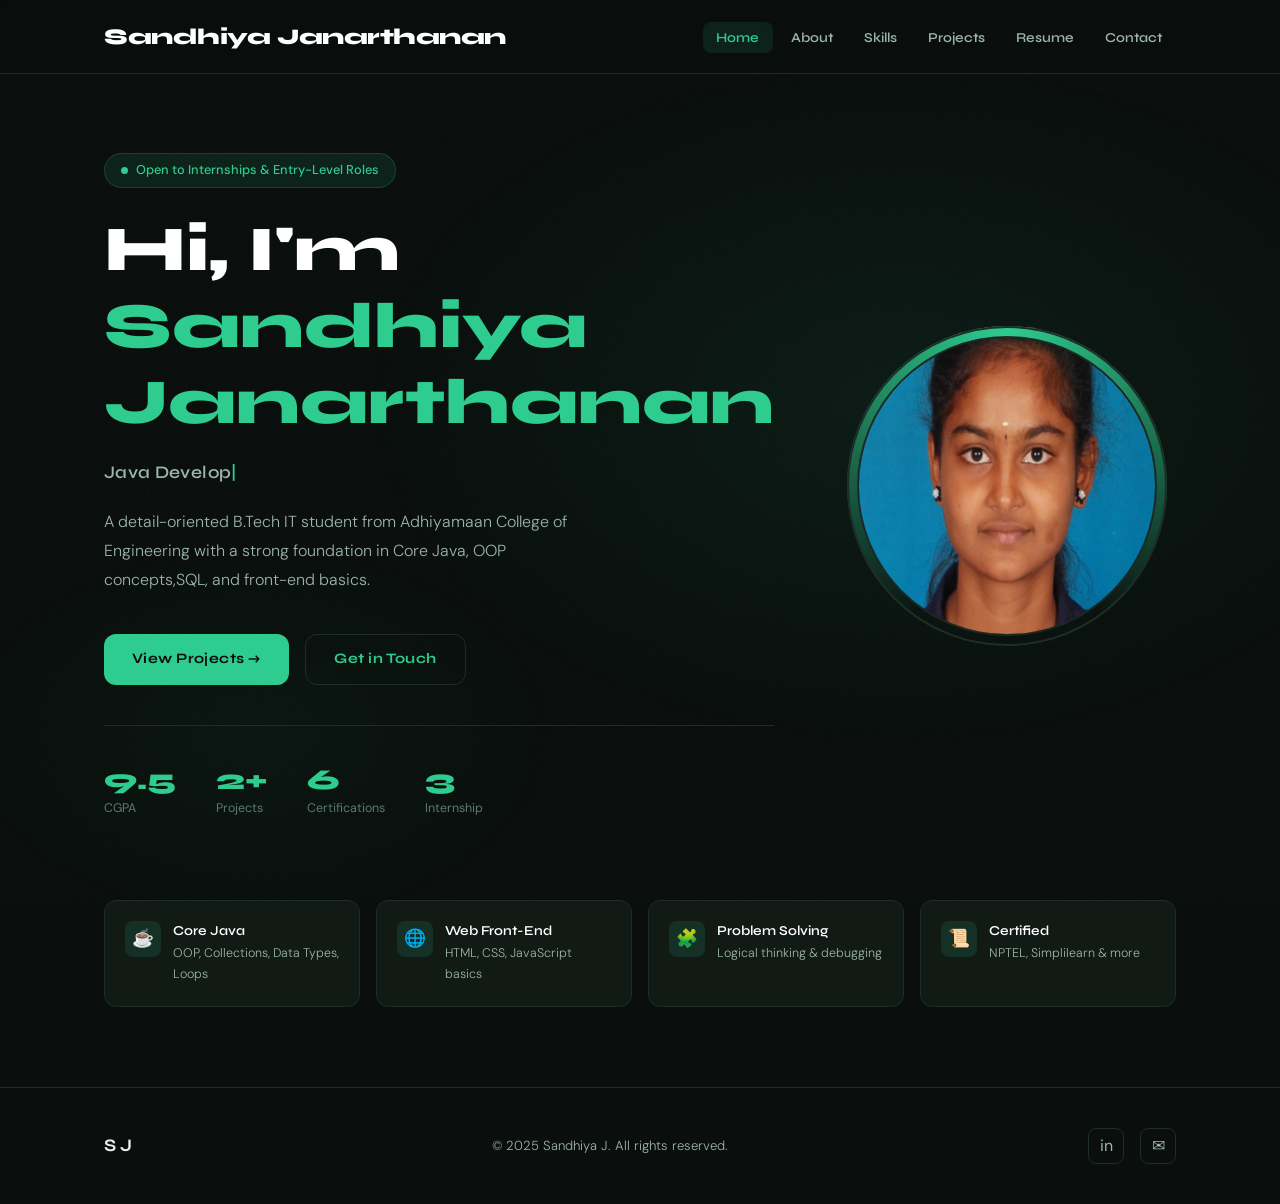
<file: index.html>
<!DOCTYPE html>
<html lang="en">
<head>
  <meta charset="UTF-8" />
  <meta name="viewport" content="width=device-width, initial-scale=1.0" />
  <title>Sandhiya J — Aspiring Java Developer</title>
  <link rel="stylesheet" href="style.css" />
</head>
<body>
  <nav id="navbar">
    <div class="container nav-inner">
      <a href="index.html" class="nav-logo">Sandhiya Janarthanan</a>
      <ul class="nav-links"> 
        <li><a href="index.html">Home</a></li>
        <li><a href="about.html">About</a></li>
        <li><a href="skills.html">Skills</a></li>
        <li><a href="projects.html">Projects</a></li>
        <li><a href="resume.html">Resume</a></li>
        <li><a href="contact.html">Contact</a></li>
      </ul>
      
      <button class="nav-toggle"><span></span><span></span><span></span></button>
    </div>
  </nav>
<div class="cursor" id="cursor"></div>
  <main>
    <section class="hero section">
      <div class="hero-bg"></div>
      <div class="container">
        <div class="hero-grid">
          <div class="hero-text">
            <div class="hero-tag fade-up">
              <span class="dot"></span> Open to Internships &amp; Entry-Level Roles
            </div>
            <h1 class="hero-name fade-up">
              Hi, I'm<br><span class="line2">Sandhiya Janarthanan</span>
            </h1>
            <p class="hero-subtitle fade-up">
              <span id="typed"></span><span style="color:var(--accent)">|</span>
            </p>
            <p class="hero-desc fade-up">
              A detail-oriented B.Tech IT student from Adhiyamaan College of Engineering
              with a strong foundation in Core Java, OOP concepts,SQL, and front-end basics.
            </p>
            <div class="hero-cta fade-up">
              <a href="projects.html" class="btn btn-primary">View Projects →</a>
              <a href="contact.html" class="btn btn-outline">Get in Touch</a>
            </div>
            <div class="hero-stats fade-up">
              <div class="stat-item"><div class="num">9.5</div><div class="label">CGPA</div></div>
              <div class="stat-item"><div class="num">2+</div><div class="label">Projects</div></div>
              <div class="stat-item"><div class="num">6</div><div class="label">Certifications</div></div>
              <div class="stat-item"><div class="num">3</div><div class="label">Internship</div></div>
            </div>
          </div>
          <div class="hero-visual fade-up">
            <div class="avatar-ring">
              <div class="avatar-inner">
                <div class="avatar-inner">
                <img src="profile.jpeg" alt="Sandhiya" class="avatar-img">
                </div>
              </div>
            </div>
          </div>
        </div>
      </div>
    </section>

    <section class="section" style="padding-top:0">
      <div class="container">
        <div style="display:grid;grid-template-columns:repeat(auto-fit,minmax(220px,1fr));gap:1rem">
          <div class="cert-card fade-up"><div class="cert-icon">☕</div><div><h4>Core Java</h4><p>OOP, Collections, Data Types, Loops</p></div></div>
          <div class="cert-card fade-up"><div class="cert-icon">🌐</div><div><h4>Web Front-End</h4><p>HTML, CSS, JavaScript basics</p></div></div>
          <div class="cert-card fade-up"><div class="cert-icon">🧩</div><div><h4>Problem Solving</h4><p>Logical thinking &amp; debugging</p></div></div>
          <div class="cert-card fade-up"><div class="cert-icon">📜</div><div><h4>Certified</h4><p>NPTEL, Simplilearn &amp; more</p></div></div>
        </div>
      </div>
    </section>
  </main>

  <footer>
    <div class="container footer-inner">
      <div class="footer-brand">S<span> </span>J</div>
      <p>© 2025 Sandhiya J. All rights reserved.</p>
      <div class="footer-links">
        <a href="https://linkedin.com" target="_blank">in</a>
        <a href="mailto:santhiyaj439@gmail.com">✉</a>
      </div>
    </div>
  </footer>
  <script src="script.js"></script>
</body>
</html>
</file>
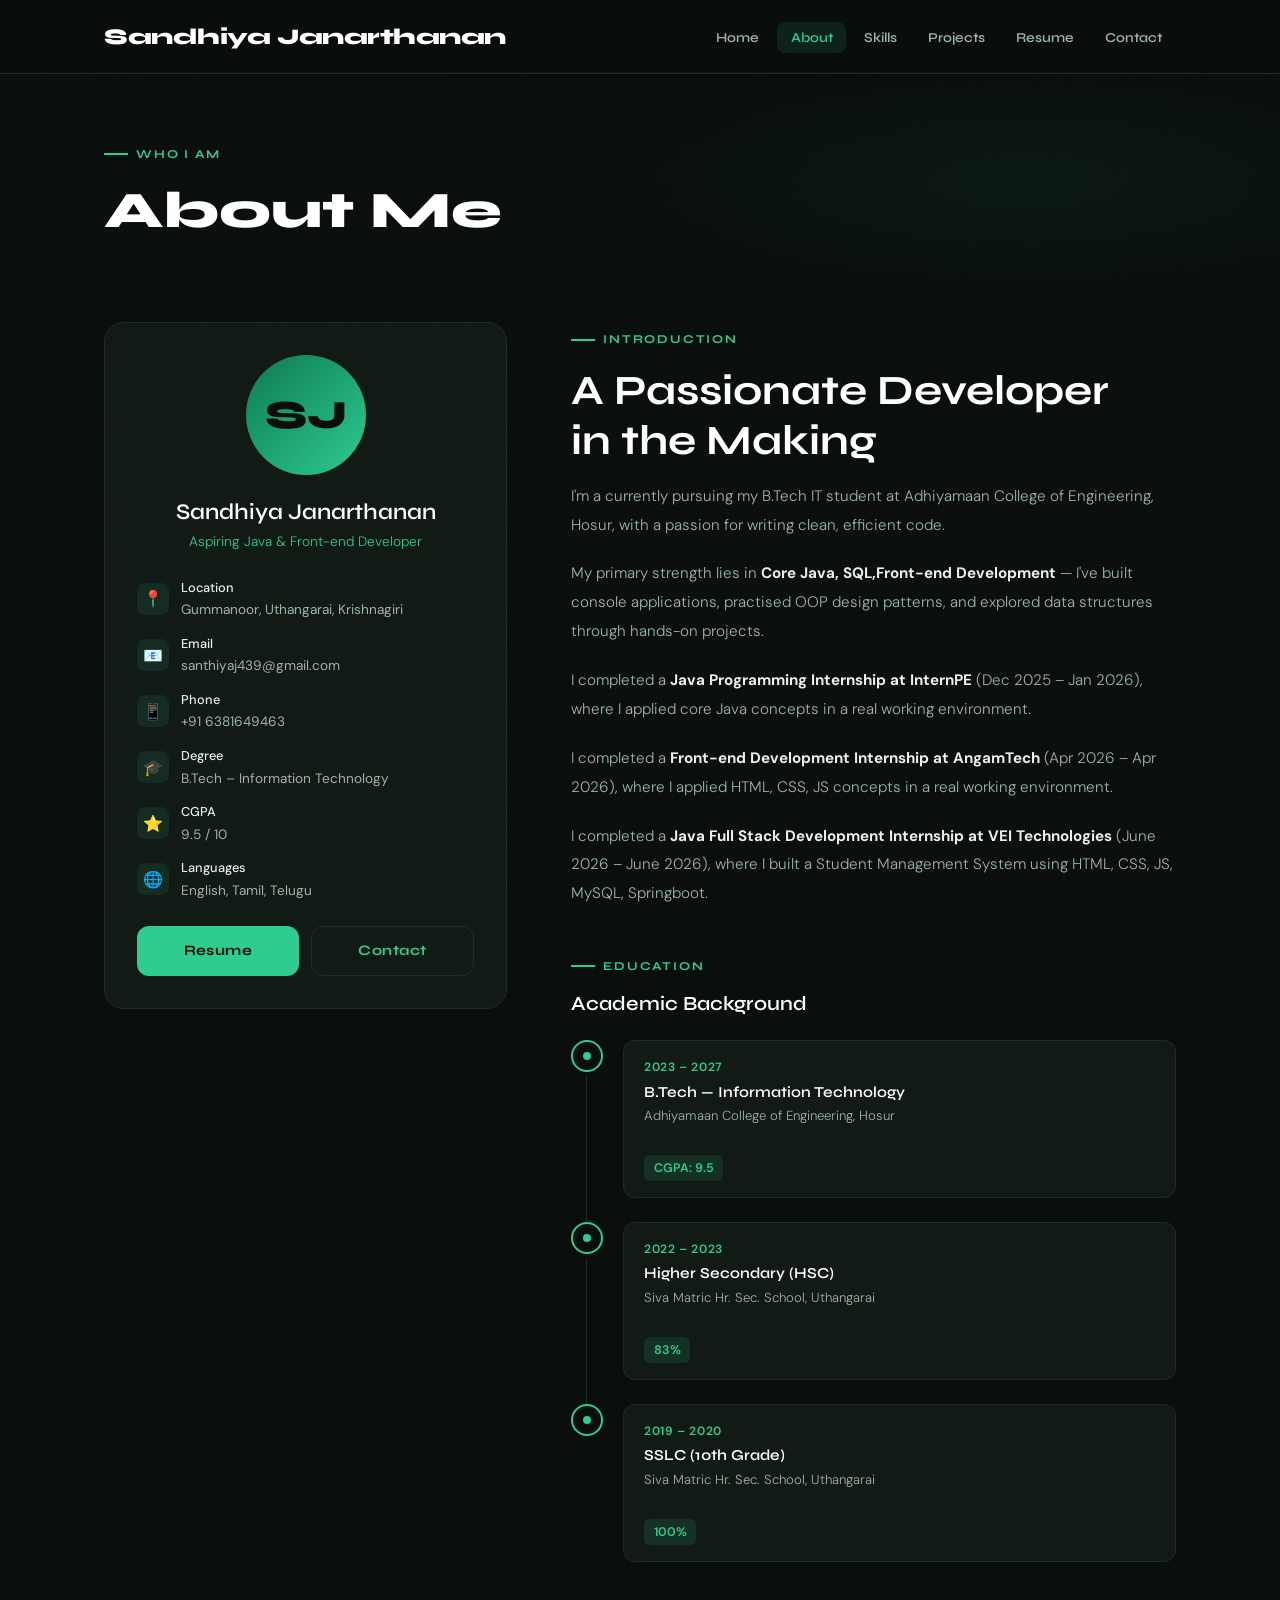
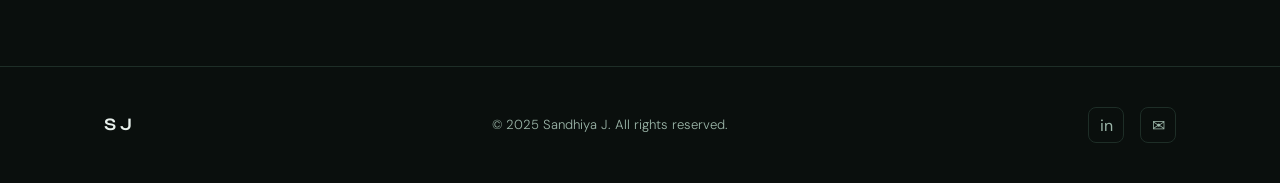
<file: about.html>
<!DOCTYPE html>
<html lang="en">
<head>
  <meta charset="UTF-8" />
  <meta name="viewport" content="width=device-width, initial-scale=1.0" />
  <title>About — Sandhiya J</title>
  <link rel="stylesheet" href="style.css" />
</head>
<body>
  <nav id="navbar">
    <div class="container nav-inner">
      <a href="index.html" class="nav-logo">Sandhiya Janarthanan</a>
      <ul class="nav-links">
        <li><a href="index.html">Home</a></li>
        <li><a href="about.html">About</a></li>
        <li><a href="skills.html">Skills</a></li>
        <li><a href="projects.html">Projects</a></li>
        <li><a href="resume.html">Resume</a></li>
        <li><a href="contact.html">Contact</a></li>
      </ul>
      
      <button class="nav-toggle"><span></span><span></span><span></span></button>
    </div>
  </nav>

  <main>
    <div class="page-hero">
      <div class="page-hero-bg"></div>
      <div class="container">
        <span class="section-label">Who I Am</span>
        <h1 style="font-size:clamp(2rem,5vw,3.2rem)">About Me</h1>
      </div>
    </div>

    <section class="section" style="padding-top:2rem">
      <div class="container">
        <div class="about-grid">

          <!-- Sidebar Card -->
          <div class="about-card fade-up">
            <div class="about-avatar">SJ</div>
            <div class="about-name-card">
              <h3>Sandhiya Janarthanan</h3>
              <p>Aspiring Java &amp; Front-end Developer</p>
            </div>
            <div class="about-meta">
              <div class="meta-item"><div class="meta-icon">📍</div><div><strong>Location</strong><span>Gummanoor, Uthangarai, Krishnagiri</span></div></div>
              <div class="meta-item"><div class="meta-icon">📧</div><div><strong>Email</strong><span>santhiyaj439@gmail.com</span></div></div>
              <div class="meta-item"><div class="meta-icon">📱</div><div><strong>Phone</strong><span>+91 6381649463</span></div></div>
              <div class="meta-item"><div class="meta-icon">🎓</div><div><strong>Degree</strong><span>B.Tech – Information Technology</span></div></div>
              <div class="meta-item"><div class="meta-icon">⭐</div><div><strong>CGPA</strong><span>9.5 / 10</span></div></div>
              <div class="meta-item"><div class="meta-icon">🌐</div><div><strong>Languages</strong><span>English, Tamil, Telugu</span></div></div>
            </div>
            <div style="margin-top:1.5rem;display:flex;gap:.75rem;flex-wrap:wrap">
              <a href="resume.html" class="btn btn-primary" style="flex:1;justify-content:center">Resume</a>
              <a href="contact.html" class="btn btn-outline" style="flex:1;justify-content:center">Contact</a>
            </div>
          </div>

          <!-- Main Content -->
          <div class="about-content fade-up">
            <span class="section-label">Introduction</span>
            <h2>A Passionate Developer<br>in the Making</h2>
            <p>I'm a currently pursuing my B.Tech IT student at Adhiyamaan College of Engineering, Hosur, with a passion for writing clean, efficient code.</p>
            <p>My primary strength lies in <strong style="color:var(--text)">Core Java, SQL,Front-end Development</strong> — I've built console applications, practised OOP design patterns, and explored data structures through hands-on projects.</p>
            <p>I completed a <strong style="color:var(--text)">Java Programming Internship at InternPE</strong> (Dec 2025 – Jan 2026), where I applied core Java concepts in a real working environment.</p>
            <p>I completed a <strong style="color:var(--text)">Front-end Development Internship at AngamTech</strong> (Apr 2026 – Apr 2026), where I applied HTML, CSS, JS concepts in a real working environment.</p>
            <p>I completed a <strong style="color:var(--text)">Java Full Stack Development Internship at VEI Technologies</strong> (June 2026 – June 2026), where I built a Student Management System using HTML, CSS, JS, MySQL, Springboot.</p>

            <!-- Education Timeline -->
            <div class="edu-timeline">
              <span class="section-label">Education</span>
              <h3 style="margin-bottom:1.5rem">Academic Background</h3>

              <div class="timeline-item fade-up">
                <div class="timeline-dot"></div>
                <div class="timeline-body">
                  <div class="timeline-year">2023 – 2027</div>
                  <h4>B.Tech — Information Technology</h4>
                  <p>Adhiyamaan College of Engineering, Hosur</p>
                  <span class="badge-grade">CGPA: 9.5</span>
                </div>
              </div>

              <div class="timeline-item fade-up">
                <div class="timeline-dot"></div>
                <div class="timeline-body">
                  <div class="timeline-year">2022 – 2023</div>
                  <h4>Higher Secondary (HSC)</h4>
                  <p>Siva Matric Hr. Sec. School, Uthangarai</p>
                  <span class="badge-grade">83%</span>
                </div>
              </div>

              <div class="timeline-item fade-up">
                <div class="timeline-dot"></div>
                <div class="timeline-body">
                  <div class="timeline-year">2019 – 2020</div>
                  <h4>SSLC (10th Grade)</h4>
                  <p>Siva Matric Hr. Sec. School, Uthangarai</p>
                  <span class="badge-grade">100%</span>
                </div>
              </div>
            </div>
          </div>

        </div>
      </div>
    </section>
  </main>

  <footer>
    <div class="container footer-inner">
      <div class="footer-brand">S<span> </span>J</div>
      <p>© 2025 Sandhiya J. All rights reserved.</p>
      <div class="footer-links">
        <a href="https://linkedin.com" target="_blank">in</a>
        <a href="mailto:santhiyaj439@gmail.com">✉</a>
      </div>
    </div>
  </footer>
  <script src="script.js"></script>
</body>
</html>
</file>
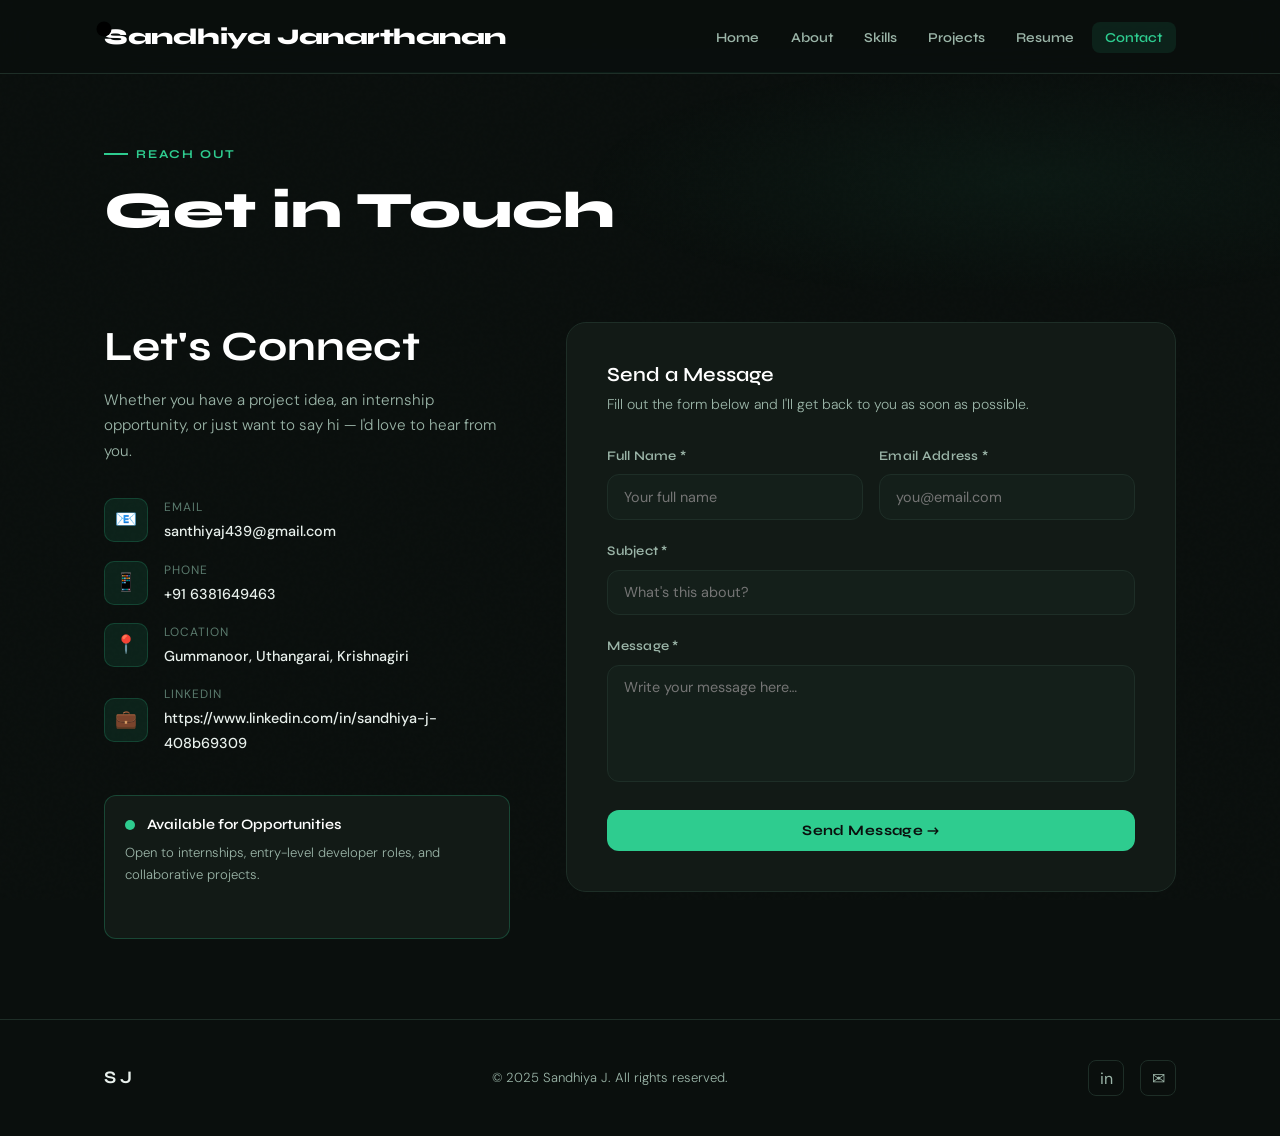
<file: contact.html>
<!DOCTYPE html>
<html lang="en">
<head>
  <meta charset="UTF-8" />
  <meta name="viewport" content="width=device-width, initial-scale=1.0" />
  <title>Contact — Sandhiya J</title>
  <link rel="stylesheet" href="style.css" />
</head>
<body>
  <nav id="navbar">
    <div class="container nav-inner">
      <a href="index.html" class="nav-logo">Sandhiya Janarthanan</a>
      <ul class="nav-links">
        <li><a href="index.html">Home</a></li>
        <li><a href="about.html">About</a></li>
        <li><a href="skills.html">Skills</a></li>
        <li><a href="projects.html">Projects</a></li>
        <li><a href="resume.html">Resume</a></li>
        <li><a href="contact.html">Contact</a></li>
      </ul>
      <div class="cursor" id="cursor"></div>
      <button class="nav-toggle"><span></span><span></span><span></span></button>
    </div>
  </nav>

  <main>
    <div class="page-hero">
      <div class="page-hero-bg"></div>
      <div class="container">
        <span class="section-label">Reach Out</span>
        <h1 style="font-size:clamp(2rem,5vw,3.2rem)">Get in Touch</h1>
      </div>
    </div>

    <section class="section" style="padding-top:2rem">
      <div class="container">
        <div class="contact-grid">

          <!-- Contact Info -->
          <div class="contact-info fade-up">
            <h2>Let's Connect</h2>
            <p>Whether you have a project idea, an internship opportunity, or just want to say hi — I'd love to hear from you.</p>
            <div class="contact-items">
              <div class="contact-item"><div class="c-icon">📧</div><div><div class="c-label">Email</div><div class="c-val">santhiyaj439@gmail.com</div></div></div>
              <div class="contact-item"><div class="c-icon">📱</div><div><div class="c-label">Phone</div><div class="c-val">+91 6381649463</div></div></div>
              <div class="contact-item"><div class="c-icon">📍</div><div><div class="c-label">Location</div><div class="c-val">Gummanoor, Uthangarai, Krishnagiri</div></div></div>
              <div class="contact-item"><div class="c-icon">💼</div><div><div class="c-label">LinkedIn</div><div class="c-val">https://www.linkedin.com/in/sandhiya-j-408b69309</div></div></div>
            </div>
            <div style="margin-top:2.5rem;background:var(--card);border:1px solid rgba(46,204,143,.25);border-radius:var(--radius);padding:1.25rem">
              <div style="display:flex;align-items:center;gap:.75rem;margin-bottom:.5rem">
                <div style="width:10px;height:10px;border-radius:50%;background:var(--accent);animation:pulse 2s infinite"></div>
                <h4 style="font-size:.9rem">Available for Opportunities</h4>
              </div>
              <p style="font-size:.82rem">Open to internships, entry-level developer roles, and collaborative projects.</p>
            </div>
          </div>

          <!-- Contact Form -->
          <div class="fade-up">
            <div class="contact-form">
              <h3>Send a Message</h3>
              <p>Fill out the form below and I'll get back to you as soon as possible.</p>

              <form id="contactForm" novalidate>
                <div class="form-row">
                  <div class="form-group">
                    <label for="name">Full Name *</label>
                    <input type="text" id="name" name="name" placeholder="Your full name" />
                    <div class="form-error" id="nameError"></div>
                  </div>
                  <div class="form-group">
                    <label for="email">Email Address *</label>
                    <input type="email" id="email" name="email" placeholder="you@email.com" />
                    <div class="form-error" id="emailError"></div>
                  </div>
                </div>
                <div class="form-group">
                  <label for="subject">Subject *</label>
                  <input type="text" id="subject" name="subject" placeholder="What's this about?" />
                  <div class="form-error" id="subjectError"></div>
                </div>
                <div class="form-group">
                  <label for="message">Message *</label>
                  <textarea id="message" name="message" rows="5" placeholder="Write your message here…"></textarea>
                  <div class="form-error" id="messageError"></div>
                </div>
                <button type="submit" class="btn btn-primary submit-btn" style="width:100%;justify-content:center">
                  Send Message →
                </button>
              </form>

              <div class="form-success" id="formSuccess">
                <div class="success-icon">🎉</div>
                <h4>Message Sent!</h4>
                <p>Thank you for reaching out. I'll get back to you within 24 hours.</p>
              </div>
            </div>
          </div>

        </div>
      </div>
    </section>
  </main>

  <footer>
    <div class="container footer-inner">
      <div class="footer-brand">S<span> </span>J</div>
      <p>© 2025 Sandhiya J. All rights reserved.</p>
      <div class="footer-links">
        <a href="https://linkedin.com" target="_blank">in</a>
        <a href="mailto:santhiyaj439@gmail.com">✉</a>
      </div>
    </div>
  </footer>
  <script src="script.js"></script>
</body>
</html>
</file>
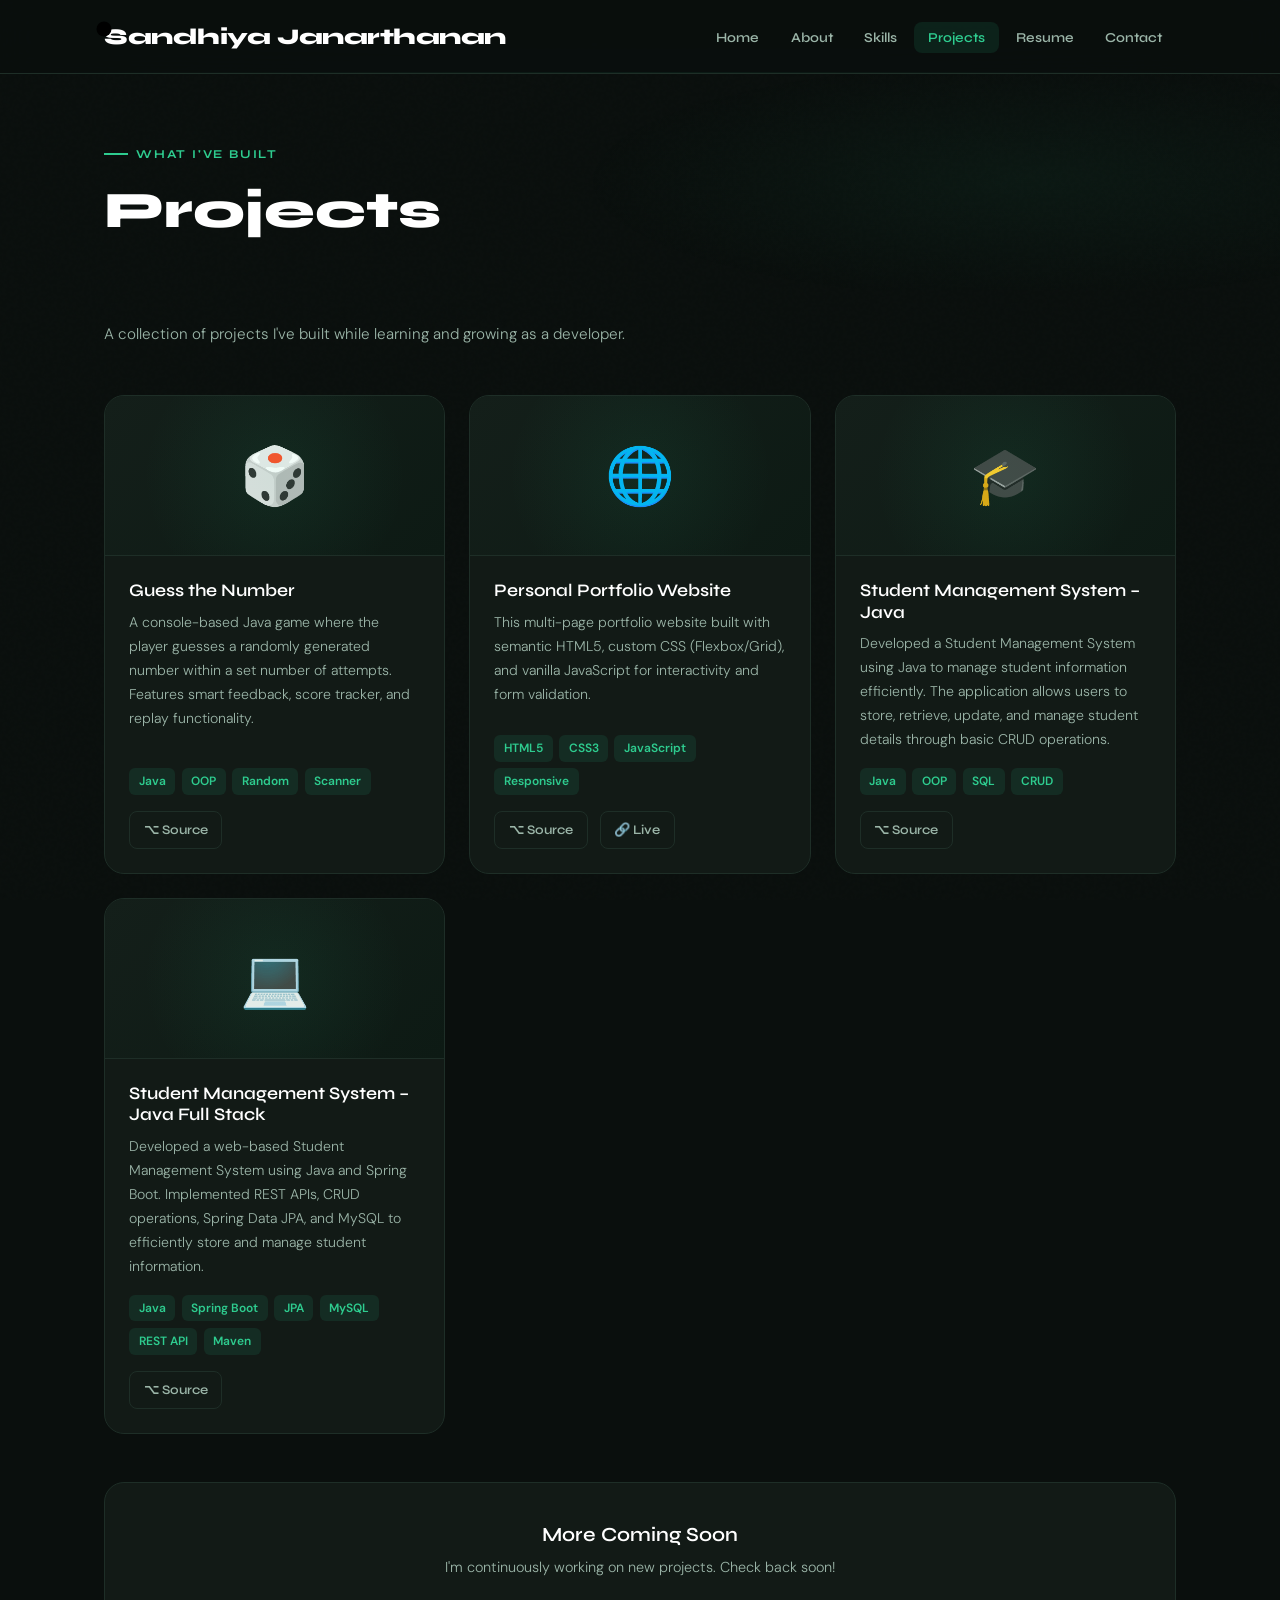
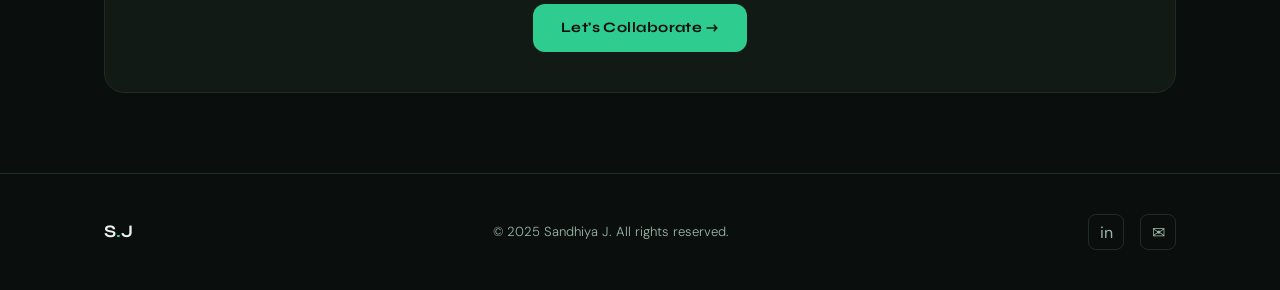
<file: projects.html>
<!DOCTYPE html>
<html lang="en">
<head>
  <meta charset="UTF-8" />
  <meta name="viewport" content="width=device-width, initial-scale=1.0" />
  <title>Projects — Sandhiya J</title>
  <link rel="stylesheet" href="style.css" />
</head>
<body>
  <nav id="navbar">
    <div class="container nav-inner">
      <a href="index.html" class="nav-logo">Sandhiya Janarthanan</a>
      <ul class="nav-links">
        <li><a href="index.html">Home</a></li>
        <li><a href="about.html">About</a></li>
        <li><a href="skills.html">Skills</a></li>
        <li><a href="projects.html">Projects</a></li>
        <li><a href="resume.html">Resume</a></li>
        <li><a href="contact.html">Contact</a></li>
      </ul>
      <div class="cursor" id="cursor"></div>
      <button class="nav-toggle"><span></span><span></span><span></span></button>
    </div>
  </nav>

  <main>
    <div class="page-hero">
      <div class="page-hero-bg"></div>
      <div class="container">
        <span class="section-label">What I've Built</span>
        <h1 style="font-size:clamp(2rem,5vw,3.2rem)">Projects</h1>
      </div>
    </div>

    <section class="section" style="padding-top:2rem">
      <div class="container">
        <p class="fade-up" style="max-width:600px;margin-bottom:3rem;font-size:.95rem">
          A collection of projects I've built while learning and growing as a developer.
        </p>

        <div class="projects-grid">

          <article class="project-card fade-up">
            <div class="project-thumb">🎲</div>
            <div class="project-body">
              <h3>Guess the Number</h3>
              <p>A console-based Java game where the player guesses a randomly generated number within a set number of attempts. Features smart feedback, score tracker, and replay functionality.</p>
              <div class="project-tags">
                <span class="project-tag">Java</span><span class="project-tag">OOP</span>
                <span class="project-tag">Random</span><span class="project-tag">Scanner</span>
              </div>
              <div class="project-links">
                <a href="https://github.com/SandhiyaIT-45/GuessNumber-game">⌥ Source</a>
                <!--<a href="https://github.com/SandhiyaIT-45/GuessNumber-game">▶ Demo</a>-->
              </div>
            </div>
          </article>

         <!--<article class="project-card fade-up">
            <div class="project-thumb">✊</div>
            <div class="project-body">
              <h3>Rock Paper Scissors</h3>
              <p>A fully interactive Java console game with randomized computer moves, score tracking across rounds, and smooth user input via the Scanner class.</p>
              <div class="project-tags">
                <span class="project-tag">Java</span><span class="project-tag">Randomization</span>
                <span class="project-tag">Scanner</span><span class="project-tag">Conditionals</span>
              </div>
              <div class="project-links">
                <a href="#">⌥ Source</a>
                <a href="#">▶ Demo</a>
              </div>
            </div>
          </article>-->

          <article class="project-card fade-up">
            <div class="project-thumb">🌐</div>
            <div class="project-body">
              <h3>Personal Portfolio Website</h3>
              <p>This multi-page portfolio website built with semantic HTML5, custom CSS (Flexbox/Grid), and vanilla JavaScript for interactivity and form validation.</p>
              <div class="project-tags">
                <span class="project-tag">HTML5</span><span class="project-tag">CSS3</span>
                <span class="project-tag">JavaScript</span><span class="project-tag">Responsive</span>
              </div>
              <div class="project-links">
                <a href="https://github.com/SandhiyaIT-45/SandhiyaJ">⌥ Source</a>
                <a href="file:///C:/Users/SANDHIYA%20J/OneDrive/Desktop/pro/Sandhiya%20Portfolio/portfolio%20new/index.html">🔗 Live</a>
              </div>
            </div>
          </article>

          
<!-- Student Management System - Java -->
<article class="project-card fade-up">
  <div class="project-thumb">🎓</div>
  <div class="project-body">
    <h3>Student Management System – Java</h3>
    <p>
      Developed a Student Management System using Java to manage student
      information efficiently. The application allows users to store, retrieve,
      update, and manage student details through basic CRUD operations.
    </p>
    <div class="project-tags">
      <span class="project-tag">Java</span>
      <span class="project-tag">OOP</span>
      <span class="project-tag">SQL</span>
      <span class="project-tag">CRUD</span>
    </div>

    <div class="project-links">
      <a href="https://github.com/SandhiyaIT-45/StudentManagementSystem">⌥ Source</a>
      <!--<a href="https://github.com/SandhiyaIT-45/StudentManagementSystem">🔗 Live</a>-->
    </div>
  </div>
</article>


<!-- Student Management System - Java Full Stack -->
<article class="project-card fade-up">
  <div class="project-thumb">💻</div>
  <div class="project-body">
    <h3>Student Management System – Java Full Stack</h3>
    <p>
      Developed a web-based Student Management System using Java and Spring
      Boot. Implemented REST APIs, CRUD operations, Spring Data JPA, and MySQL
      to efficiently store and manage student information.
    </p>
    <div class="project-tags">
      <span class="project-tag">Java</span>
      <span class="project-tag">Spring Boot</span>
      <span class="project-tag">JPA</span>
      <span class="project-tag">MySQL</span>
      <span class="project-tag">REST API</span>
      <span class="project-tag">Maven</span>
    </div>
    <div class="project-links">
      <a href="https://github.com/SandhiyaIT-45/StudentManagementSystem-JFS" target="_blank">⌥ Source</a>
    </div>
  </div>
</article>



          <!--<article class="project-card fade-up">
            <div class="project-thumb">🧮</div>
            <div class="project-body">
              <h3>Console Calculator</h3>
              <p>A Java console utility built during InternPE that handles arithmetic operations, edge cases like division by zero, and uses a menu-driven interface.</p>
              <div class="project-tags">
                <span class="project-tag">Java</span><span class="project-tag">Switch-Case</span>
                <span class="project-tag">Exception Handling</span>
              </div>
              <div class="project-links">
                <a href="#">⌥ Source</a>
                <a href="#">▶ Demo</a>
              </div>
            </div>
          </article>-->

        </div>
        <div class="fade-up" style="text-align:center;margin-top:3rem;padding:2.5rem;background:var(--card);border:1px solid var(--border);border-radius:var(--radius-lg)">
          <h3 style="margin-bottom:.5rem">More Coming Soon</h3>
          <p style="margin-bottom:1.5rem;font-size:.9rem">I'm continuously working on new projects. Check back soon!</p>
          <a href="contact.html" class="btn btn-primary">Let's Collaborate →</a>
        </div>
      </div>
    </section>
  </main>

  <footer>
    <div class="container footer-inner">
      <div class="footer-brand">S<span>.</span>J</div>
      <p>© 2025 Sandhiya J. All rights reserved.</p>
      <div class="footer-links">
        <a href="https://linkedin.com" target="_blank">in</a>
        <a href="mailto:santhiyaj439@gmail.com">✉</a>
      </div>
    </div>
  </footer>
  <script src="script.js"></script>
</body>
</html>
</file>
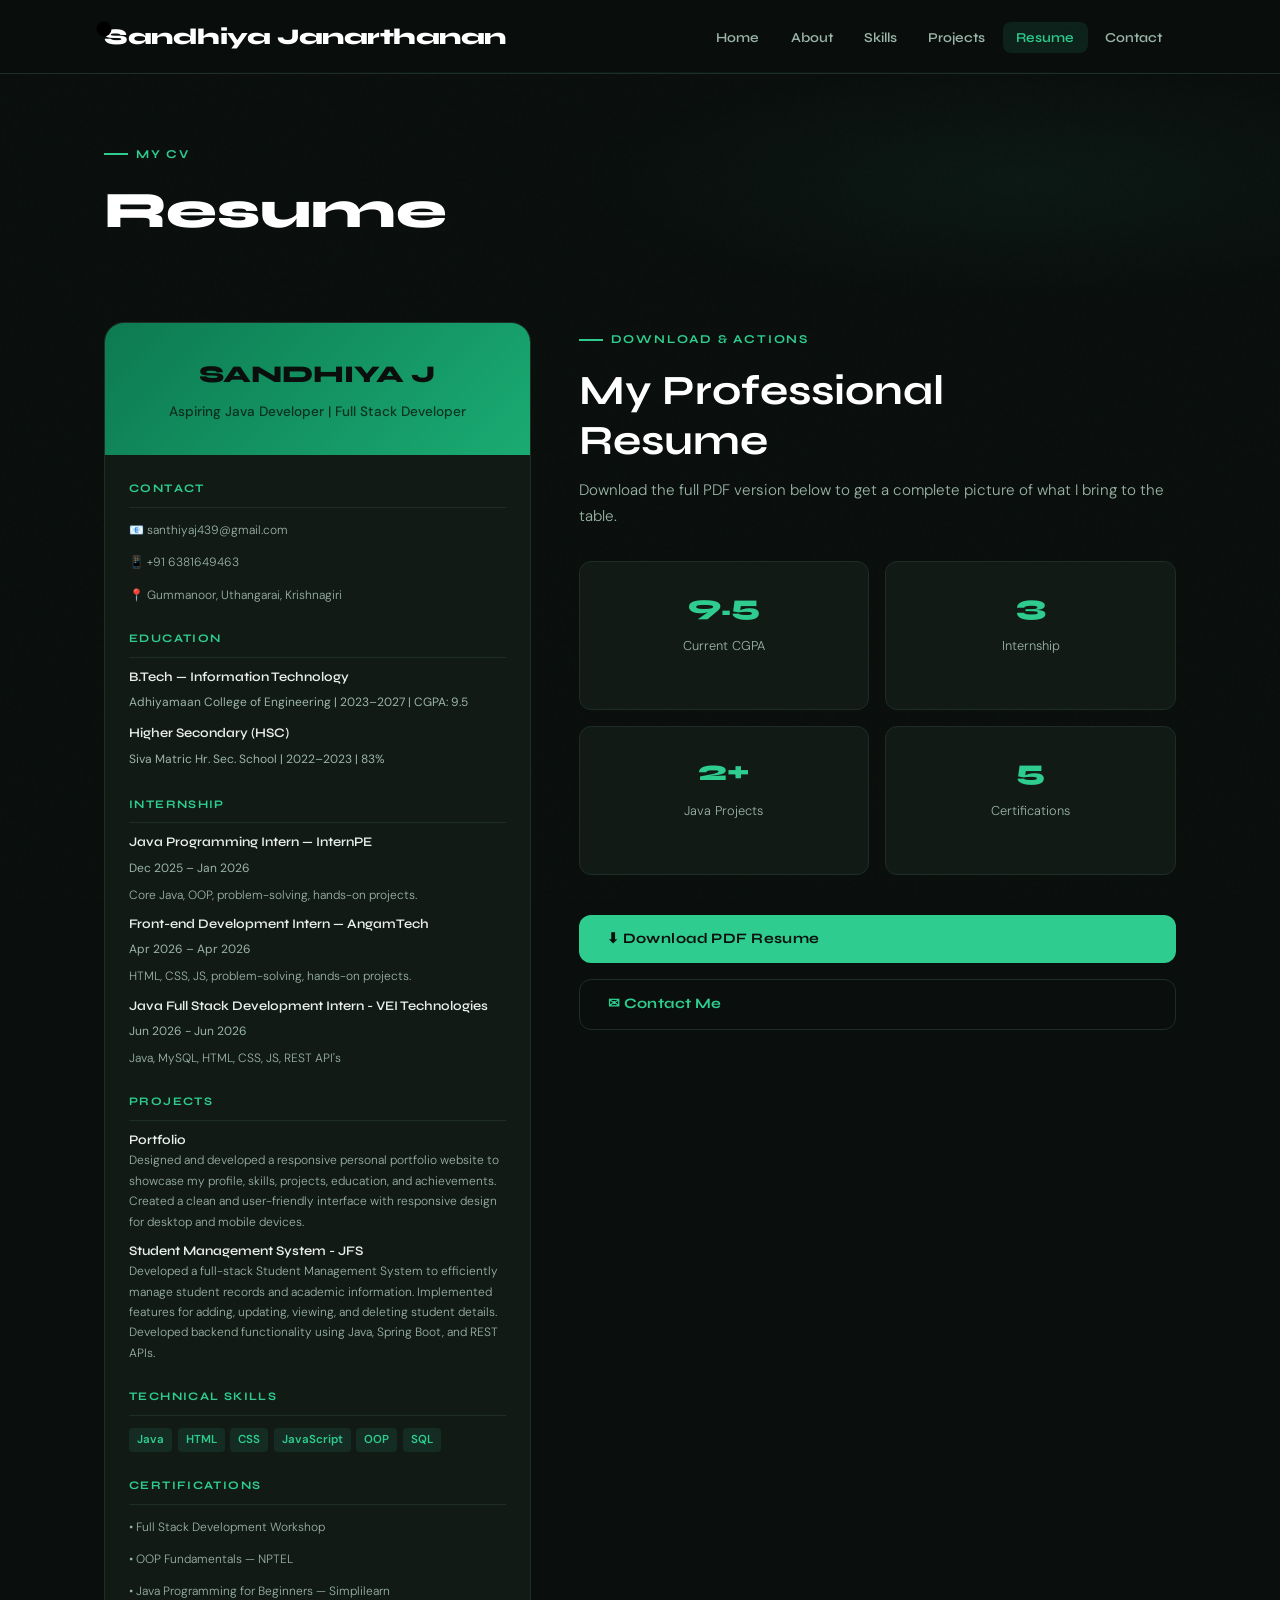
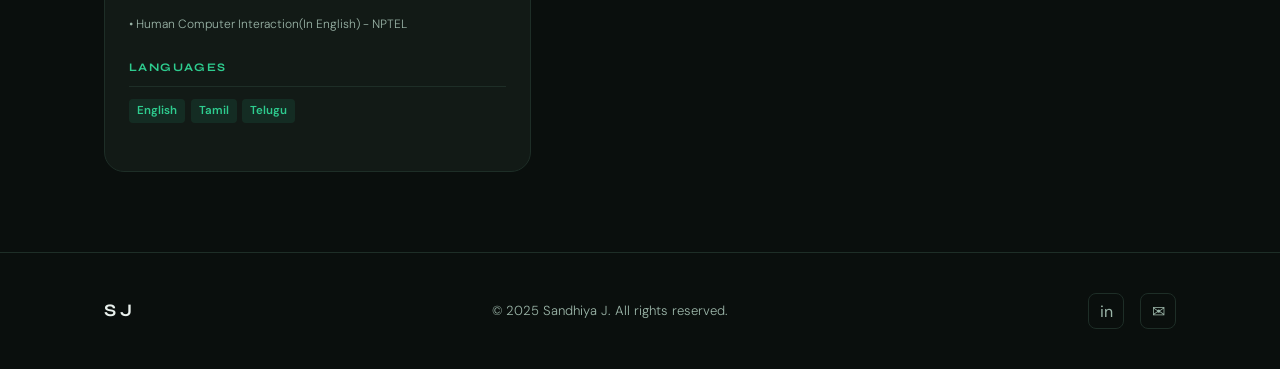
<file: resume.html>
<!DOCTYPE html>
<html lang="en">
<head>
  <meta charset="UTF-8" />
  <meta name="viewport" content="width=device-width, initial-scale=1.0" />
  <title>Resume — Sandhiya J</title>
  <link rel="stylesheet" href="style.css" />
</head>
<body>
  <nav id="navbar">
    <div class="container nav-inner">
      <a href="index.html" class="nav-logo">Sandhiya Janarthanan</a>
      <ul class="nav-links">
        
        <li><a href="index.html">Home</a></li>
        <li><a href="about.html">About</a></li>
        <li><a href="skills.html">Skills</a></li>
        <li><a href="projects.html">Projects</a></li>
        <li><a href="resume.html">Resume</a></li>
        <li><a href="contact.html">Contact</a></li>
      </ul>
       <div class="cursor" id="cursor"></div>
      <button class="nav-toggle"><span></span><span></span><span></span></button>
    </div>
  </nav>

  <main>
    <div class="page-hero">
      <div class="page-hero-bg"></div>
      <div class="container">
        <span class="section-label">My CV</span>
        <h1 style="font-size:clamp(2rem,5vw,3.2rem)">Resume</h1>
      </div>
    </div>

    <section class="section" style="padding-top:2rem">
      <div class="container">
        <div class="resume-layout">

          <!-- Resume Preview -->
          <div class="resume-preview fade-up">
            <div class="resume-preview-header">
              <div class="r-name">SANDHIYA J</div>
              <div class="r-title">Aspiring Java Developer | Full Stack Developer</div>
            </div>
            <div class="resume-preview-body">
              <div class="r-section">
                <div class="r-section-title">Contact</div>
                <div class="r-item"><p>📧 santhiyaj439@gmail.com</p></div>
                <div class="r-item"><p>📱 +91 6381649463</p></div>
                <div class="r-item"><p>📍 Gummanoor, Uthangarai, Krishnagiri</p></div>
              </div>
              <div class="r-section">
                <div class="r-section-title">Education</div>
                <div class="r-item"><h4>B.Tech — Information Technology</h4><span>Adhiyamaan College of Engineering | 2023–2027 | CGPA: 9.5</span></div>
                <div class="r-item"><h4>Higher Secondary (HSC)</h4><span>Siva Matric Hr. Sec. School | 2022–2023 | 83%</span></div>
                <!--<div class="r-item"><h4>SSLC</h4><span>Siva Matric Hr. Sec. School | 2019–2020 | 100%</span></div>-->
              </div>
              <div class="r-section">
                <div class="r-section-title">Internship</div>
                <div class="r-item"><h4>Java Programming Intern — InternPE</h4><span>Dec 2025 – Jan 2026</span><p style="margin-top:.3rem">Core Java, OOP, problem-solving, hands-on projects.</p></div>
                <div class="r-item"><h4>Front-end Development Intern — AngamTech</h4><span>Apr 2026 – Apr 2026</span><p style="margin-top:.3rem">HTML, CSS, JS, problem-solving, hands-on projects.</p></div>
                <div class="r-item"><h4>Java Full Stack Development Intern - VEI Technologies</h4><span>Jun 2026 - Jun 2026</span><p style="margin-top:.3rem">Java, MySQL, HTML, CSS, JS, REST API's</pstyle></p></div>
              </div>
              <div class="r-section">
                <div class="r-section-title">Projects</div>
                <div class="r-item"><h4>Portfolio</h4><p>Designed and developed a responsive personal portfolio website to showcase my profile, skills, projects, education, and achievements.
Created a clean and user-friendly interface with responsive design for desktop and mobile devices.</p></div>
                <div class="r-item"><h4>Student Management System - JFS </h4><p>Developed a full-stack Student Management System to efficiently manage student records and academic information.
Implemented features for adding, updating, viewing, and deleting student details.
Developed backend functionality using Java, Spring Boot, and REST APIs.
</p></div>
              </div>
              <div class="r-section">
                <div class="r-section-title">Technical Skills</div>
                <div class="r-skills-list">
                  <span class="r-tag">Java</span><span class="r-tag">HTML</span><span class="r-tag">CSS</span>
                  <span class="r-tag">JavaScript</span><span class="r-tag">OOP</span><span class="r-tag">SQL</span>
                </div>
              </div>
              <div class="r-section">
                <div class="r-section-title">Certifications</div>
                <div class="r-item"><p>• Full Stack Development Workshop</p></div>
                <!--<div class="r-item"><p>• Network Fundamentals Workshop</p></div>-->
                <div class="r-item"><p>• OOP Fundamentals — NPTEL</p></div>
                <div class="r-item"><p>• Java Programming for Beginners — Simplilearn</p></div>
                <div class="r-item"><p>• Human Computer Interaction(In English) - NPTEL</p></div>
              </div>
              <div class="r-section">
                <div class="r-section-title">Languages</div>
                <div class="r-skills-list">
                  <span class="r-tag">English</span><span class="r-tag">Tamil</span><span class="r-tag">Telugu</span>
                </div>
              </div>
            </div>
          </div>

          <!-- Info + Download -->
          <div class="resume-info fade-up">
            <span class="section-label">Download &amp; Actions</span>
            <h2>My Professional<br>Resume</h2>
            <p>Download the full PDF version below to get a complete picture of what I bring to the table.</p>

            <div class="resume-highlights">
              <div class="highlight-card"><div class="h-num">9.5</div><p>Current CGPA</p></div>
              <div class="highlight-card"><div class="h-num">3</div><p>Internship</p></div>
              <div class="highlight-card"><div class="h-num">2+</div><p>Java Projects</p></div>
              <div class="highlight-card"><div class="h-num">5</div><p>Certifications</p></div>
            </div>

            <div class="resume-actions">
              <a href="SANDHIYA J- IT .pdf" class="btn btn-primary" download>⬇ Download PDF Resume</a>
              <a href="contact.html" class="btn btn-outline">✉ Contact Me</a>
            </div>
          </div>

        </div>
      </div>
    </section>
  </main>

  <footer>
    <div class="container footer-inner">
      <div class="footer-brand">S<span> </span>J</div>
      <p>© 2025 Sandhiya J. All rights reserved.</p>
      <div class="footer-links">
        <a href="https://www.linkedin.com/in/sandhiya-j-408b69308" target="_blank">in</a>
        <a href="mailto:sandhiyajanarthanan295@gmail.com">✉</a>
      </div>
    </div>
  </footer>
  <script src="script.js"></script>
</body>
</html>
</file>
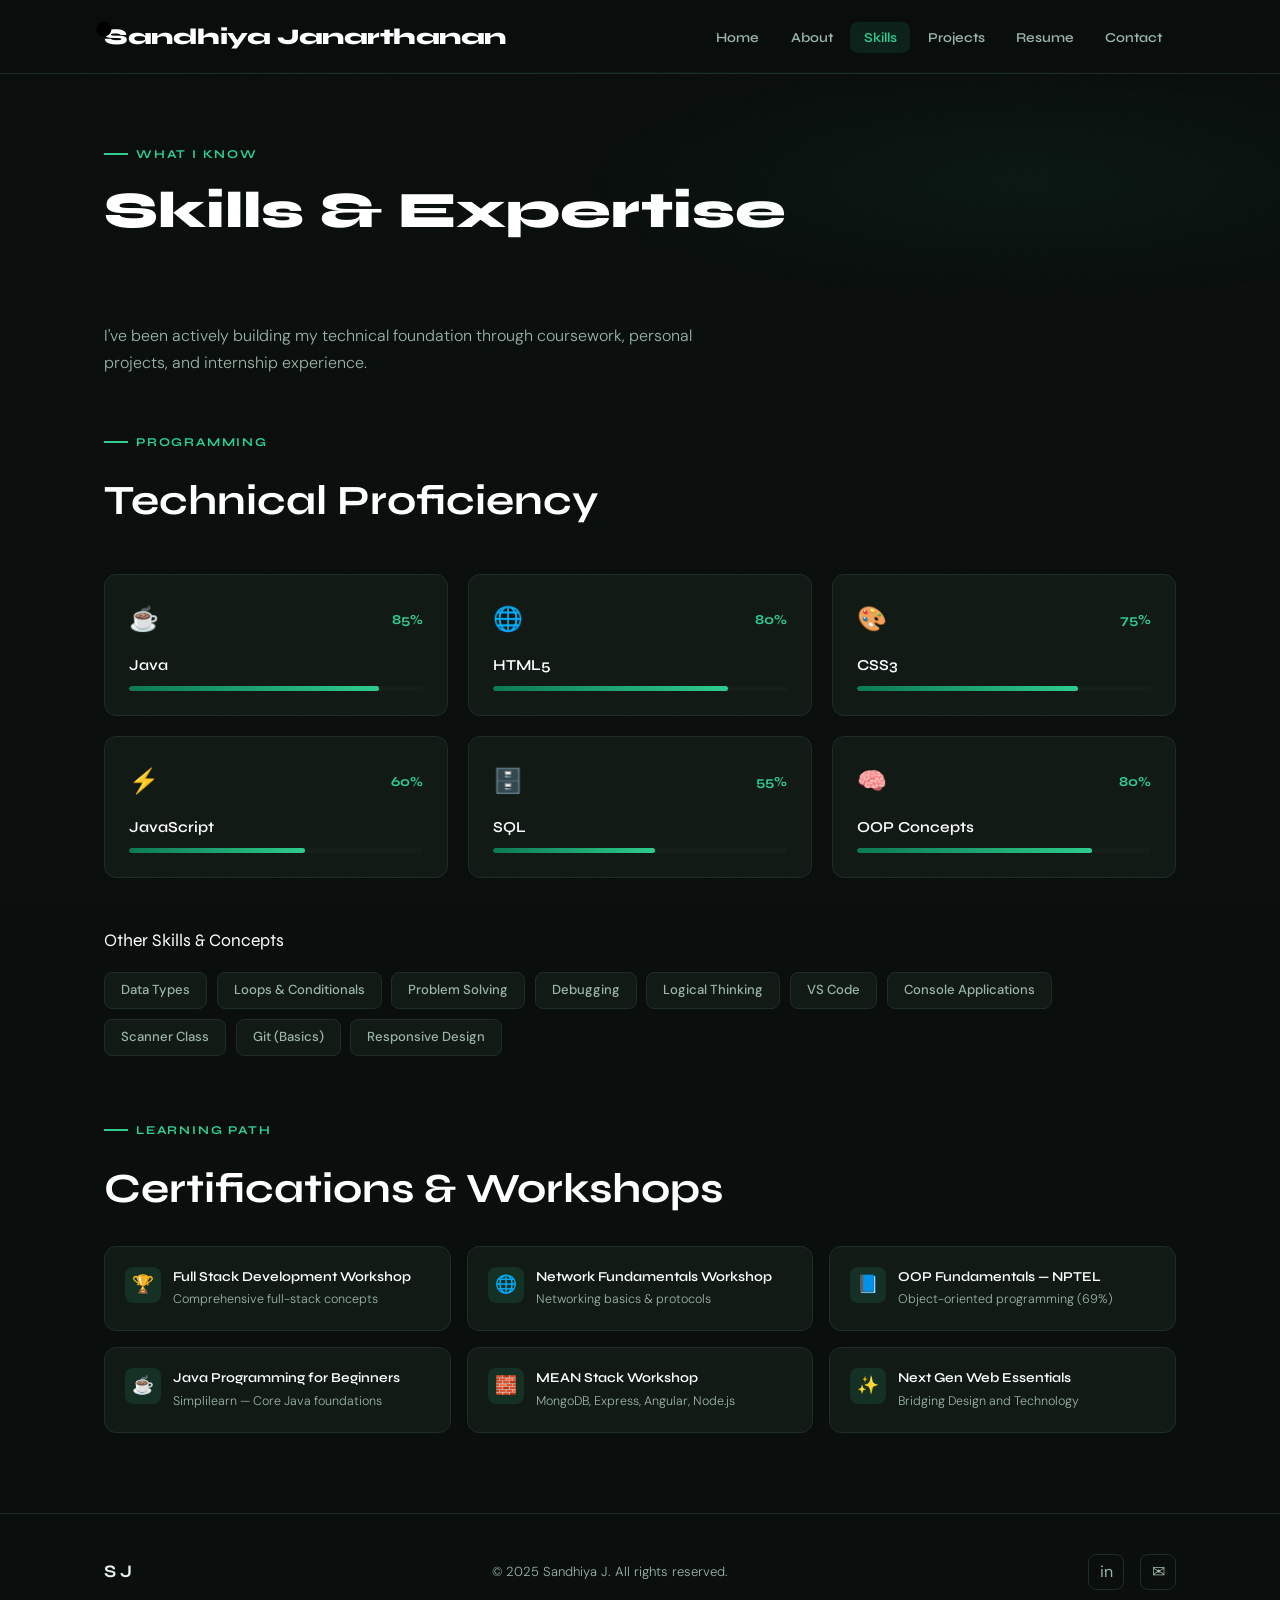
<file: skills.html>
<!DOCTYPE html>
<html lang="en">
<head>
  <meta charset="UTF-8" />
  <meta name="viewport" content="width=device-width, initial-scale=1.0" />
  <title>Skills — Sandhiya J</title>
  <link rel="stylesheet" href="style.css" />
</head>
<body>
  <nav id="navbar">
    <div class="container nav-inner">
      <a href="index.html" class="nav-logo">Sandhiya Janarthanan</a>
      <ul class="nav-links">
      
        <li><a href="index.html">Home</a></li>
        <li><a href="about.html">About</a></li>
        <li><a href="skills.html">Skills</a></li>
        <li><a href="projects.html">Projects</a></li>
        <li><a href="resume.html">Resume</a></li>
        <li><a href="contact.html">Contact</a></li>
      </ul>
      <div class="cursor" id="cursor"></div>
      <button class="nav-toggle"><span></span><span></span><span></span></button>
    </div>
  </nav>

  <main>
    <div class="page-hero">
      <div class="page-hero-bg"></div>
      <div class="container">
        <span class="section-label">What I Know</span>
        <h1 style="font-size:clamp(2rem,5vw,3.2rem)">Skills &amp; Expertise</h1>
      </div>
    </div>

    <section class="section" style="padding-top:2rem">
      <div class="container">

        <div class="skills-intro fade-up">
          <p>I've been actively building my technical foundation through coursework, personal projects, and internship experience.</p>
        </div>

        <span class="section-label fade-up">Programming</span>
        <h2 class="section-title fade-up" style="margin-top:.5rem">Technical Proficiency</h2>

        <div class="skills-grid">
          <div class="skill-card fade-up"><div class="skill-header"><span class="skill-icon">☕</span><span class="skill-pct">85%</span></div><h4>Java</h4><div class="skill-bar"><div class="skill-fill" data-pct="85"></div></div></div>
          <div class="skill-card fade-up"><div class="skill-header"><span class="skill-icon">🌐</span><span class="skill-pct">80%</span></div><h4>HTML5</h4><div class="skill-bar"><div class="skill-fill" data-pct="80"></div></div></div>
          <div class="skill-card fade-up"><div class="skill-header"><span class="skill-icon">🎨</span><span class="skill-pct">75%</span></div><h4>CSS3</h4><div class="skill-bar"><div class="skill-fill" data-pct="75"></div></div></div>
          <div class="skill-card fade-up"><div class="skill-header"><span class="skill-icon">⚡</span><span class="skill-pct">60%</span></div><h4>JavaScript</h4><div class="skill-bar"><div class="skill-fill" data-pct="60"></div></div></div>
          <div class="skill-card fade-up"><div class="skill-header"><span class="skill-icon">🗄️</span><span class="skill-pct">55%</span></div><h4>SQL</h4><div class="skill-bar"><div class="skill-fill" data-pct="55"></div></div></div>
          <div class="skill-card fade-up"><div class="skill-header"><span class="skill-icon">🧠</span><span class="skill-pct">80%</span></div><h4>OOP Concepts</h4><div class="skill-bar"><div class="skill-fill" data-pct="80"></div></div></div>
        </div>

        <div style="margin-top:2.5rem" class="fade-up">
          <p class="other-skills-title">Other Skills &amp; Concepts</p>
          <div class="tags-grid">
            <span class="tag">Data Types</span><span class="tag">Loops &amp; Conditionals</span>
            <span class="tag">Problem Solving</span><span class="tag">Debugging</span>
            <span class="tag">Logical Thinking</span><span class="tag">VS Code</span>
            <span class="tag">Console Applications</span><span class="tag">Scanner Class</span>
            <span class="tag">Git (Basics)</span><span class="tag">Responsive Design</span>
          </div>
        </div>

        <div style="margin-top:3.5rem" class="fade-up">
          <span class="section-label">Learning Path</span>
          <h2 style="margin-top:.5rem;margin-bottom:1.5rem">Certifications &amp; Workshops</h2>
          <div class="certs-grid">
            <div class="cert-card fade-up"><div class="cert-icon">🏆</div><div><h4>Full Stack Development Workshop</h4><p>Comprehensive full-stack concepts</p></div></div>
            <div class="cert-card fade-up"><div class="cert-icon">🌐</div><div><h4>Network Fundamentals Workshop</h4><p>Networking basics &amp; protocols</p></div></div>
            <div class="cert-card fade-up"><div class="cert-icon">📘</div><div><h4>OOP Fundamentals — NPTEL</h4><p>Object-oriented programming (69%)</p></div></div>
            <div class="cert-card fade-up"><div class="cert-icon">☕</div><div><h4>Java Programming for Beginners</h4><p>Simplilearn — Core Java foundations</p></div></div>
            <div class="cert-card fade-up"><div class="cert-icon">🧱</div><div><h4>MEAN Stack Workshop</h4><p>MongoDB, Express, Angular, Node.js</p></div></div>
            <div class="cert-card fade-up"><div class="cert-icon">✨</div><div><h4>Next Gen Web Essentials</h4><p>Bridging Design and Technology</p></div></div>
          </div>
        </div>

      </div>
    </section>
  </main>

  <footer>
    <div class="container footer-inner">
      <div class="footer-brand">S<span> </span>J</div>
      <p>© 2025 Sandhiya J. All rights reserved.</p>
      <div class="footer-links">
        <a href="https://linkedin.com" target="_blank">in</a>
        <a href="mailto:santhiyaj439@gmail.com">✉</a>
      </div>
    </div>
  </footer>
  <script src="script.js"></script>
</body>
</html>
</file>
<file: style.css>
/* ============================================================
   SANDHIYA J — Portfolio Stylesheet
   Theme: Dark professional with emerald accents
   ============================================================ */

@import url('https://fonts.googleapis.com/css2?family=Syne:wght@400;600;700;800&family=DM+Sans:ital,wght@0,300;0,400;0,500;1,300&display=swap');

/* ── CSS Variables ── */
:root {
  --bg:        #0a0f0d;
  --bg2:       #0f1712;
  --bg3:       #141f1a;
  --card:      #121a16;
  --border:    #1e2e27;
  --accent:    #2ecc8f;
  --accent2:   #1aab72;
  --accent3:   #0d7a52;
  --text:      #e8f0ec;
  --text2:     #9bb5a8;
  --text3:     #5a7a6d;
  --white:     #ffffff;
  --font-head: 'Syne', sans-serif;
  --font-body: 'DM Sans', sans-serif;
  --radius:    12px;
  --radius-lg: 20px;
  --shadow:    0 8px 32px rgba(0,0,0,0.4);
  --trans:     all 0.3s cubic-bezier(0.4,0,0.2,1);
}
/* Default Light Mode 
body {
  background-color: white;
  color: black;
  transition: 0.3s;
}

Dark Mode 
.dark-mode {
  background-color: #121212;
  color: white;
}

 Button 
#themeToggle {
  padding: 10px 15px;
  cursor: pointer;
}*/

/* Hide default cursor */
body {
  cursor:pointer;
}

/* Custom cursor */
.cursor {
  width: 15px;
  height: 15px;
  background: black;
  border-radius: 50%;
  position: fixed;
  pointer-events: none;
  transform: translate(-50%, -50%);
}

/* Hover effect */
a:hover ~ .cursor,
button:hover ~ .cursor {
  transform: scale(2);
  background: red;
}

/* ── Reset & Base ── */
*, *::before, *::after { box-sizing: border-box; margin: 0; padding: 0; }
html { scroll-behavior: smooth; font-size: 16px; }
body {
  font-family: var(--font-body);
  background: var(--bg);
  color: var(--text);
  line-height: 1.7;
  min-height: 100vh;
  overflow-x: hidden;
}

a { color: inherit; text-decoration: none; }
img { max-width: 100%; display: block; }
ul { list-style: none; }

/* ── Noise texture overlay ── */
body::before {
  content: '';
  position: fixed;
  inset: 0;
  background-image: url("data:image/svg+xml,%3Csvg viewBox='0 0 256 256' xmlns='http://www.w3.org/2000/svg'%3E%3Cfilter id='noise'%3E%3CfeTurbulence type='fractalNoise' baseFrequency='0.9' numOctaves='4' stitchTiles='stitch'/%3E%3C/filter%3E%3Crect width='100%25' height='100%25' filter='url(%23noise)' opacity='0.03'/%3E%3C/svg%3E");
  pointer-events: none;
  z-index: 0;
  opacity: 0.4;
}

/* ── Typography ── */
h1, h2, h3, h4 {
  font-family: var(--font-head);
  line-height: 1.2;
  color: var(--white);
}
h1 { font-size: clamp(2.4rem, 6vw, 4rem); font-weight: 800; }
h2 { font-size: clamp(1.8rem, 4vw, 2.6rem); font-weight: 700; }
h3 { font-size: 1.25rem; font-weight: 600; }
h4 { font-size: 1rem; font-weight: 600; }
p  { color: var(--text2); font-weight: 300; }

/* ── Utility ── */
.container {
  max-width: 1120px;
  margin: 0 auto;
  padding: 0 1.5rem;
}
.section { padding: 5rem 0; position: relative; z-index: 1; }

.section-label {
  display: inline-flex;
  align-items: center;
  gap: 0.5rem;
  font-family: var(--font-head);
  font-size: 0.75rem;
  font-weight: 700;
  letter-spacing: 0.15em;
  text-transform: uppercase;
  color: var(--accent);
  margin-bottom: 1rem;
}
.section-label::before {
  content: '';
  width: 24px; height: 2px;
  background: var(--accent);
  display: inline-block;
}
.section-title { margin-bottom: 3rem; }
.accent { color: var(--accent); }

/* ── Buttons ── */
.btn {
  display: inline-flex;
  align-items: center;
  gap: 0.5rem;
  padding: 0.75rem 1.75rem;
  border-radius: var(--radius);
  font-family: var(--font-head);
  font-size: 0.9rem;
  font-weight: 700;
  letter-spacing: 0.03em;
  cursor: pointer;
  transition: var(--trans);
  border: none;
}
.btn-primary { background: var(--accent); color: var(--bg); }
.btn-primary:hover {
  background: var(--white);
  transform: translateY(-2px);
  box-shadow: 0 12px 28px rgba(46,204,143,0.25);
}
.btn-outline { background: transparent; color: var(--accent); border: 1.5px solid var(--border); }
.btn-outline:hover {
  border-color: var(--accent);
  background: rgba(46,204,143,0.07);
  transform: translateY(-2px);
}

/* ── Navbar ── */
#navbar {
  position: fixed;
  top: 0; left: 0; right: 0;
  z-index: 1000;
  padding: 1.1rem 0;
  background: rgba(10,15,13,0.85);
  backdrop-filter: blur(18px);
  -webkit-backdrop-filter: blur(18px);
  border-bottom: 1px solid var(--border);
  transition: var(--trans);
}
#navbar.scrolled {
  padding: 0.8rem 0;
  box-shadow: 0 4px 24px rgba(0,0,0,0.5);
}
.nav-inner { display: flex; align-items: center; justify-content: space-between; }
.nav-logo {
  font-family: var(--font-head);
  font-size: 1.4rem;
  font-weight: 800;
  color: var(--white);
  letter-spacing: -0.02em;
}
.nav-logo span { color: var(--accent); }
.nav-links { display: flex; align-items: center; gap: 0.25rem; }
.nav-links a {
  padding: 0.45rem 0.85rem;
  border-radius: 8px;
  font-family: var(--font-head);
  font-size: 0.85rem;
  font-weight: 600;
  color: var(--text2);
  transition: var(--trans);
}
.nav-links a:hover,
.nav-links a.active { color: var(--white); background: rgba(46,204,143,0.1); }
.nav-links a.active { color: var(--accent); }

/* Hamburger */
.nav-toggle {
  display: none;
  flex-direction: column;
  gap: 5px;
  cursor: pointer;
  background: none;
  border: none;
  padding: 0.3rem;
}
.nav-toggle span {
  display: block;
  width: 24px; height: 2px;
  background: var(--text);
  border-radius: 2px;
  transition: var(--trans);
}
.nav-toggle.open span:nth-child(1) { transform: rotate(45deg) translate(5px,5px); }
.nav-toggle.open span:nth-child(2) { opacity: 0; }
.nav-toggle.open span:nth-child(3) { transform: rotate(-45deg) translate(5px,-5px); }

/* ── Page Wrapper ── */
main { padding-top: 72px; }

/* ── Hero ── */
.hero {
  min-height: calc(100vh - 72px);
  display: flex;
  align-items: center;
  position: relative;
  overflow: hidden;
}
.hero-bg {
  position: absolute; inset: 0;
  background:
    radial-gradient(ellipse 60% 60% at 70% 40%, rgba(46,204,143,0.07) 0%, transparent 70%),
    radial-gradient(ellipse 40% 40% at 20% 80%, rgba(46,204,143,0.04) 0%, transparent 60%);
  pointer-events: none;
}
.hero-grid {
  display: grid;
  grid-template-columns: 1fr 1fr;
  gap: 4rem;
  align-items: center;
  position: relative;
  z-index: 1;
}
.hero-tag {
  display: inline-flex;
  align-items: center;
  gap: 0.5rem;
  background: rgba(46,204,143,0.1);
  border: 1px solid rgba(46,204,143,0.2);
  border-radius: 99px;
  padding: 0.35rem 1rem;
  font-size: 0.8rem;
  font-weight: 500;
  color: var(--accent);
  margin-bottom: 1.5rem;
}
.hero-tag .dot {
  width: 7px; height: 7px;
  border-radius: 50%;
  background: var(--accent);
  animation: pulse 2s infinite;
}
@keyframes pulse {
  0%, 100% { opacity: 1; transform: scale(1); }
  50%       { opacity: 0.4; transform: scale(1.4); }
}
.hero-name { margin-bottom: 1rem; }
.hero-name .line2 { color: var(--accent); display: block; }
.hero-subtitle {
  font-family: var(--font-head);
  font-size: 1.1rem;
  font-weight: 600;
  color: var(--text2);
  margin-bottom: 1.25rem;
  letter-spacing: 0.02em;
}
.hero-desc { font-size: 1rem; max-width: 480px; margin-bottom: 2.5rem; line-height: 1.8; }
.hero-cta { display: flex; gap: 1rem; flex-wrap: wrap; }

/* Avatar */
.hero-visual { display: flex; justify-content: center; }
.avatar-ring {
  width: 320px; height: 320px;
  border-radius: 50%;
  border: 2px solid var(--border);
  padding: 8px;
  position: relative;
  
}
.avatar-ring::before {
  content: '';
  position: absolute; inset: -2px;
  border-radius: 50%;
  background: conic-gradient(from 0deg, var(--accent), transparent 40%, transparent 60%, var(--accent));
  /*animation: rotate-slow 4s linear infinite;*/
  z-index: -1;
}
@keyframes rotate-slow {
  from { transform: rotate(0deg); }
  to   { transform: rotate(360deg); }
}
.avatar-inner {
  width: 100%; height: 100%;
  border-radius: 50%;
  background: linear-gradient(135deg, var(--bg3), var(--bg2));
  border: 1px solid var(--border);
  display: flex; align-items: center; justify-content: center;
  overflow: hidden;
}
.avatar-initials {
  font-family: var(--font-head);
  font-size: 5rem;
  font-weight: 800;
  color: var(--accent);
  letter-spacing: -0.05em;
  line-height: 1;
}

/* Stats */
.hero-stats {
  display: flex; gap: 2.5rem;
  margin-top: 2.5rem;
  padding-top: 2.5rem;
  border-top: 1px solid var(--border);
}
.stat-item .num {
  font-family: var(--font-head);
  font-size: 1.8rem; font-weight: 800;
  color: var(--accent); line-height: 1;
}
.stat-item .label { font-size: 0.78rem; color: var(--text3); margin-top: 0.2rem; }

/* ── About ── */
.about-grid {
  display: grid;
  grid-template-columns: 1fr 1.5fr;
  gap: 4rem;
  align-items: start;
}
.about-card {
  background: var(--card);
  border: 1px solid var(--border);
  border-radius: var(--radius-lg);
  padding: 2rem;
  position: sticky;
  top: 100px;
}
.about-avatar {
  width: 120px; height: 120px;
  border-radius: 50%;
  background: linear-gradient(135deg, var(--accent3), var(--accent));
  display: flex; align-items: center; justify-content: center;
  font-family: var(--font-head);
  font-size: 2.5rem; font-weight: 800;
  color: var(--bg);
  margin: 0 auto 1.5rem;
}
.about-name-card { text-align: center; margin-bottom: 1.5rem; }
.about-name-card h3 { font-size: 1.4rem; margin-bottom: 0.25rem; }
.about-name-card p  { font-size: 0.85rem; color: var(--accent); }
.about-meta { display: flex; flex-direction: column; gap: 0.7rem; }
.meta-item { display: flex; align-items: center; gap: 0.75rem; font-size: 0.85rem; }
.meta-icon {
  width: 32px; height: 32px;
  border-radius: 8px;
  background: rgba(46,204,143,0.1);
  display: flex; align-items: center; justify-content: center;
  font-size: 1rem; flex-shrink: 0;
}
.meta-item span   { color: var(--text2); }
.meta-item strong { color: var(--text); font-weight: 500; display: block; font-size: 0.8rem; }
.about-content h2 { margin-bottom: 1rem; }
.about-content p  { margin-bottom: 1.25rem; font-size: 0.95rem; line-height: 1.9; }

/* Timeline */
.edu-timeline { margin-top: 2.5rem; }
.timeline-item {
  display: flex; gap: 1.25rem;
  margin-bottom: 1.5rem;
  position: relative;
}
.timeline-item::before {
  content: '';
  position: absolute;
  left: 15px; top: 36px; bottom: -1.5rem;
  width: 1px;
  background: var(--border);
}
.timeline-item:last-child::before { display: none; }
.timeline-dot {
  width: 32px; height: 32px;
  border-radius: 50%;
  border: 2px solid var(--accent);
  background: var(--bg);
  display: flex; align-items: center; justify-content: center;
  flex-shrink: 0; z-index: 1;
}
.timeline-dot::after {
  content: '';
  width: 8px; height: 8px;
  border-radius: 50%;
  background: var(--accent);
}
.timeline-body {
  background: var(--card);
  border: 1px solid var(--border);
  border-radius: var(--radius);
  padding: 1rem 1.25rem;
  flex: 1;
}
.timeline-year { font-size: 0.75rem; color: var(--accent); font-weight: 600; letter-spacing: 0.05em; margin-bottom: 0.3rem; }
.timeline-body h4 { margin-bottom: 0.2rem; font-size: 0.95rem; }
.timeline-body p  { font-size: 0.82rem; }
.badge-grade {
  display: inline-block;
  background: rgba(46,204,143,0.12);
  color: var(--accent);
  border-radius: 6px;
  padding: 0.15rem 0.6rem;
  font-size: 0.78rem; font-weight: 600;
  margin-top: 0.4rem;
}

/* ── Skills ── */
.skills-intro { max-width: 600px; margin-bottom: 3rem; }
.skills-grid {
  display: grid;
  grid-template-columns: repeat(auto-fill, minmax(280px,1fr));
  gap: 1.25rem;
  margin-bottom: 3rem;
}
.skill-card {
  background: var(--card);
  border: 1px solid var(--border);
  border-radius: var(--radius);
  padding: 1.5rem;
  transition: var(--trans);
}
.skill-card:hover {
  border-color: rgba(46,204,143,0.4);
  transform: translateY(-3px);
  box-shadow: 0 12px 32px rgba(0,0,0,0.3);
}
.skill-header { display: flex; align-items: center; justify-content: space-between; margin-bottom: 1rem; }
.skill-icon  { font-size: 1.5rem; }
.skill-pct   { font-family: var(--font-head); font-size: 0.85rem; font-weight: 700; color: var(--accent); }
.skill-card h4 { margin-bottom: 0.75rem; font-size: 0.95rem; }
.skill-bar { height: 5px; background: var(--bg3); border-radius: 99px; overflow: hidden; }
.skill-fill {
  height: 100%;
  border-radius: 99px;
  background: linear-gradient(90deg, var(--accent3), var(--accent));
  width: 0%;
  transition: width 1.2s cubic-bezier(0.4,0,0.2,1);
}
.other-skills-title { font-family: var(--font-head); font-size: 1.1rem; margin-bottom: 1rem; color: var(--white); }
.tags-grid { display: flex; flex-wrap: wrap; gap: 0.6rem; }
.tag {
  background: var(--card);
  border: 1px solid var(--border);
  border-radius: 8px;
  padding: 0.4rem 1rem;
  font-size: 0.82rem;
  color: var(--text2);
  transition: var(--trans);
  font-weight: 500;
}
.tag:hover { border-color: var(--accent); color: var(--accent); background: rgba(46,204,143,0.07); }

/* Certs */
.certs-grid { display: grid; grid-template-columns: repeat(auto-fill, minmax(260px,1fr)); gap: 1rem; margin-top: 2rem; }
.cert-card {
  background: var(--card);
  border: 1px solid var(--border);
  border-radius: var(--radius);
  padding: 1.25rem;
  display: flex; gap: 0.75rem;
  align-items: flex-start;
  transition: var(--trans);
}
.cert-card:hover { border-color: rgba(46,204,143,0.3); }
.cert-icon {
  width: 36px; height: 36px;
  border-radius: 8px;
  background: rgba(46,204,143,0.12);
  display: flex; align-items: center; justify-content: center;
  font-size: 1.1rem; flex-shrink: 0;
}
.cert-card h4 { font-size: 0.85rem; margin-bottom: 0.2rem; line-height: 1.4; }
.cert-card p  { font-size: 0.78rem; }

/* ── Projects ── */
.projects-grid {
  display: grid;
  grid-template-columns: repeat(auto-fill, minmax(320px,1fr));
  gap: 1.5rem;
}
.project-card {
  background: var(--card);
  border: 1px solid var(--border);
  border-radius: var(--radius-lg);
  overflow: hidden;
  transition: var(--trans);
  display: flex; flex-direction: column;
}
.project-card:hover {
  border-color: rgba(46,204,143,0.35);
  transform: translateY(-4px);
  box-shadow: 0 20px 48px rgba(0,0,0,0.35);
}
.project-thumb {
  height: 160px;
  background: linear-gradient(135deg, var(--bg3) 0%, #0d1a14 100%);
  display: flex; align-items: center; justify-content: center;
  font-size: 3.5rem;
  border-bottom: 1px solid var(--border);
  position: relative; overflow: hidden;
}
.project-thumb::after {
  content: '';
  position: absolute; inset: 0;
  background: radial-gradient(circle at center, rgba(46,204,143,0.08), transparent 70%);
}
.project-body { padding: 1.5rem; flex: 1; display: flex; flex-direction: column; }
.project-body h3 { margin-bottom: 0.6rem; font-size: 1.1rem; }
.project-body p  { font-size: 0.88rem; flex: 1; line-height: 1.7; }
.project-tags { display: flex; flex-wrap: wrap; gap: 0.4rem; margin: 1rem 0; }
.project-tag {
  background: rgba(46,204,143,0.1);
  color: var(--accent);
  border-radius: 6px;
  padding: 0.2rem 0.6rem;
  font-size: 0.75rem; font-weight: 600;
}
.project-links { display: flex; gap: 0.75rem; margin-top: auto; }
.project-links a {
  display: inline-flex; align-items: center; gap: 0.4rem;
  font-size: 0.82rem; font-weight: 600;
  color: var(--text2);
  padding: 0.45rem 0.85rem;
  border: 1px solid var(--border);
  border-radius: 8px;
  transition: var(--trans);
  font-family: var(--font-head);
}
.project-links a:hover { border-color: var(--accent); color: var(--accent); }

/* ── Resume ── */
.resume-layout {
  display: grid;
  grid-template-columns: 1fr 1.4fr;
  gap: 3rem;
  align-items: start;
}
.resume-preview {
  background: var(--card);
  border: 1px solid var(--border);
  border-radius: var(--radius-lg);
  overflow: hidden;
  position: sticky;
  top: 100px;
}
.resume-preview-header {
  background: linear-gradient(135deg, var(--accent3), var(--accent2));
  padding: 2rem; text-align: center;
}
.resume-preview-header .r-name  { font-family: var(--font-head); font-size: 1.5rem; font-weight: 800; color: var(--bg); margin-bottom: 0.3rem; }
.resume-preview-header .r-title { font-size: 0.85rem; color: rgba(10,15,13,0.75); font-weight: 500; }
.resume-preview-body { padding: 1.5rem; }
.r-section { margin-bottom: 1.5rem; }
.r-section-title {
  font-family: var(--font-head);
  font-size: 0.72rem; font-weight: 700;
  letter-spacing: 0.12em; text-transform: uppercase;
  color: var(--accent);
  margin-bottom: 0.75rem;
  padding-bottom: 0.5rem;
  border-bottom: 1px solid var(--border);
}
.r-item { margin-bottom: 0.75rem; }
.r-item h4 { font-size: 0.82rem; margin-bottom: 0.1rem; color: var(--text); }
.r-item p, .r-item span { font-size: 0.75rem; color: var(--text2); }
.r-skills-list { display: flex; flex-wrap: wrap; gap: 0.35rem; }
.r-tag {
  background: rgba(46,204,143,0.1);
  color: var(--accent);
  border-radius: 4px;
  padding: 0.15rem 0.5rem;
  font-size: 0.72rem; font-weight: 600;
}
.resume-actions { display: flex; flex-direction: column; gap: 1rem; }
.resume-info h2 { margin-bottom: 0.75rem; }
.resume-info p  { margin-bottom: 2rem; font-size: 0.95rem; }
.resume-highlights { display: grid; grid-template-columns: 1fr 1fr; gap: 1rem; margin-bottom: 2.5rem; }
.highlight-card {
  background: var(--card);
  border: 1px solid var(--border);
  border-radius: var(--radius);
  padding: 1.25rem; text-align: center;
}
.highlight-card .h-num { font-family: var(--font-head); font-size: 1.8rem; font-weight: 800; color: var(--accent); margin-bottom: 0.25rem; }
.highlight-card p { font-size: 0.8rem; }

/* ── Contact ── */
.contact-grid { display: grid; grid-template-columns: 1fr 1.5fr; gap: 3.5rem; align-items: start; }
.contact-info h2 { margin-bottom: 1rem; }
.contact-info p  { margin-bottom: 2rem; font-size: 0.95rem; }
.contact-items { display: flex; flex-direction: column; gap: 1rem; }
.contact-item { display: flex; align-items: center; gap: 1rem; }
.c-icon {
  width: 44px; height: 44px;
  border-radius: 10px;
  background: rgba(46,204,143,0.1);
  border: 1px solid rgba(46,204,143,0.2);
  display: flex; align-items: center; justify-content: center;
  font-size: 1.1rem; flex-shrink: 0;
}
.c-label { font-size: 0.75rem; color: var(--text3); text-transform: uppercase; letter-spacing: 0.08em; margin-bottom: 0.1rem; }
.c-val   { font-size: 0.9rem; color: var(--text); font-weight: 500; }
.contact-form {
  background: var(--card);
  border: 1px solid var(--border);
  border-radius: var(--radius-lg);
  padding: 2.5rem;
}
.contact-form h3 { margin-bottom: 0.4rem; }
.contact-form > p { font-size: 0.88rem; margin-bottom: 1.75rem; }
.form-group { margin-bottom: 1.25rem; }
.form-group label {
  display: block;
  font-size: 0.82rem; font-weight: 600;
  color: var(--text2);
  margin-bottom: 0.45rem;
  font-family: var(--font-head);
  letter-spacing: 0.02em;
}
.form-group input,
.form-group textarea {
  width: 100%;
  background: var(--bg3);
  border: 1px solid var(--border);
  border-radius: var(--radius);
  padding: 0.8rem 1rem;
  font-size: 0.9rem;
  color: var(--text);
  font-family: var(--font-body);
  outline: none;
  transition: var(--trans);
  resize: none;
}
.form-group input:focus,
.form-group textarea:focus {
  border-color: var(--accent);
  box-shadow: 0 0 0 3px rgba(46,204,143,0.1);
}
.form-group input.error,
.form-group textarea.error { border-color: #e74c3c; }
.form-error { font-size: 0.78rem; color: #e74c3c; margin-top: 0.35rem; display: none; }
.form-error.show { display: block; }
.form-row { display: grid; grid-template-columns: 1fr 1fr; gap: 1rem; }
.form-success { display: none; text-align: center; padding: 2rem; }
.form-success .success-icon { font-size: 3rem; margin-bottom: 1rem; }
.form-success h4 { margin-bottom: 0.5rem; }
.form-success p  { font-size: 0.9rem; }

/* ── Footer ── */
footer {
  border-top: 1px solid var(--border);
  padding: 2.5rem 0;
  position: relative; z-index: 1;
}
.footer-inner { display: flex; align-items: center; justify-content: space-between; flex-wrap: wrap; gap: 1rem; }
.footer-brand { font-family: var(--font-head); font-size: 1.1rem; font-weight: 700; }
.footer-brand span { color: var(--accent); }
footer p { font-size: 0.82rem; }
.footer-links { display: flex; gap: 1rem; }
.footer-links a {
  width: 36px; height: 36px;
  border-radius: 8px;
  border: 1px solid var(--border);
  display: flex; align-items: center; justify-content: center;
  font-size: 1rem; color: var(--text2);
  transition: var(--trans);
}
.footer-links a:hover { border-color: var(--accent); color: var(--accent); background: rgba(46,204,143,0.08); }

.page-hero { padding: 4rem 0 3rem; position: relative; overflow: hidden; }
.page-hero::before {
  content: '';
  position: absolute; top: 0; left: 0; right: 0;
  height: 1px;
  background: linear-gradient(90deg, transparent, var(--accent), transparent);
}
.page-hero-bg {
  position: absolute; inset: 0;
  background: radial-gradient(ellipse 50% 80% at 80% 50%, rgba(46,204,143,0.05), transparent 70%);
  pointer-events: none;
}

/* ── Fade-up Animation ── */
.fade-up {
  opacity: 0;
  transform: translateY(24px);
  transition: opacity 0.6s ease, transform 0.6s ease;
}
.fade-up.visible { opacity: 1; transform: translateY(0); }

/* ── Responsive ── */
@media (max-width: 900px) {
  .hero-grid          { grid-template-columns: 1fr; text-align: center; }
  .hero-visual        { order: -1; }
  .hero-desc          { margin-left: auto; margin-right: auto; }
  .hero-cta           { justify-content: center; }
  .hero-stats         { justify-content: center; }
  .about-grid         { grid-template-columns: 1fr; }
  .about-card         { position: static; }
  .resume-layout      { grid-template-columns: 1fr; }
  .resume-preview     { position: static; }
  .contact-grid       { grid-template-columns: 1fr; }
}

@media (max-width: 640px) {
  h1 { font-size: 2rem; }
  h2 { font-size: 1.6rem; }
  .nav-links {
    display: none;
    position: fixed; top: 68px; left: 0; right: 0;
    background: var(--bg2);
    border-bottom: 1px solid var(--border);
    padding: 1rem;
    flex-direction: column; gap: 0.25rem;
  }
  .nav-links.open  { display: flex; }
  .nav-toggle      { display: flex; }
  .avatar-ring     { width: 220px; height: 220px; }
  .hero-stats      { gap: 1.5rem; }
  .form-row        { grid-template-columns: 1fr; }
  .resume-highlights { grid-template-columns: 1fr; }
  .contact-form    { padding: 1.5rem; }
  .section         { padding: 3.5rem 0; }
}
</file>
